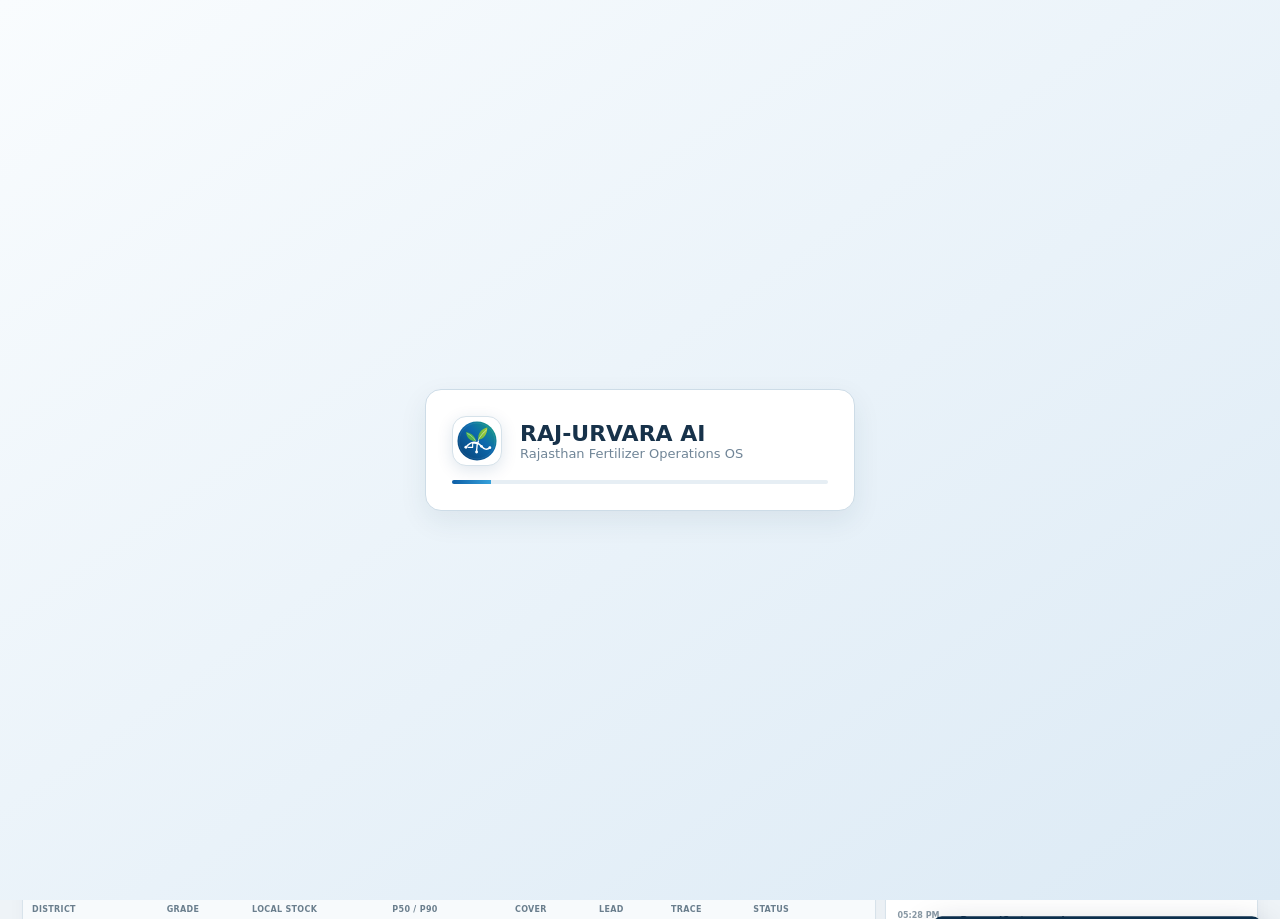
<file: index.html>
<!doctype html><html lang="en"><head><meta charset="utf-8"><meta name="viewport" content="width=device-width,initial-scale=1"><meta name="theme-color" content="#073e72"><link rel="icon" href="/favicon.svg" type="image/svg+xml" sizes="any"><link rel="manifest" href="/dashboard/assets/site.webmanifest"><meta http-equiv="refresh" content="0;url=dashboard/"><title>RAJ-URVARA AI · Rajasthan Fertilizer Operations OS</title></head><body><p>Opening <a href="dashboard/">RAJ-URVARA AI · Rajasthan Fertilizer Operations OS</a>…</p></body></html>
</file>
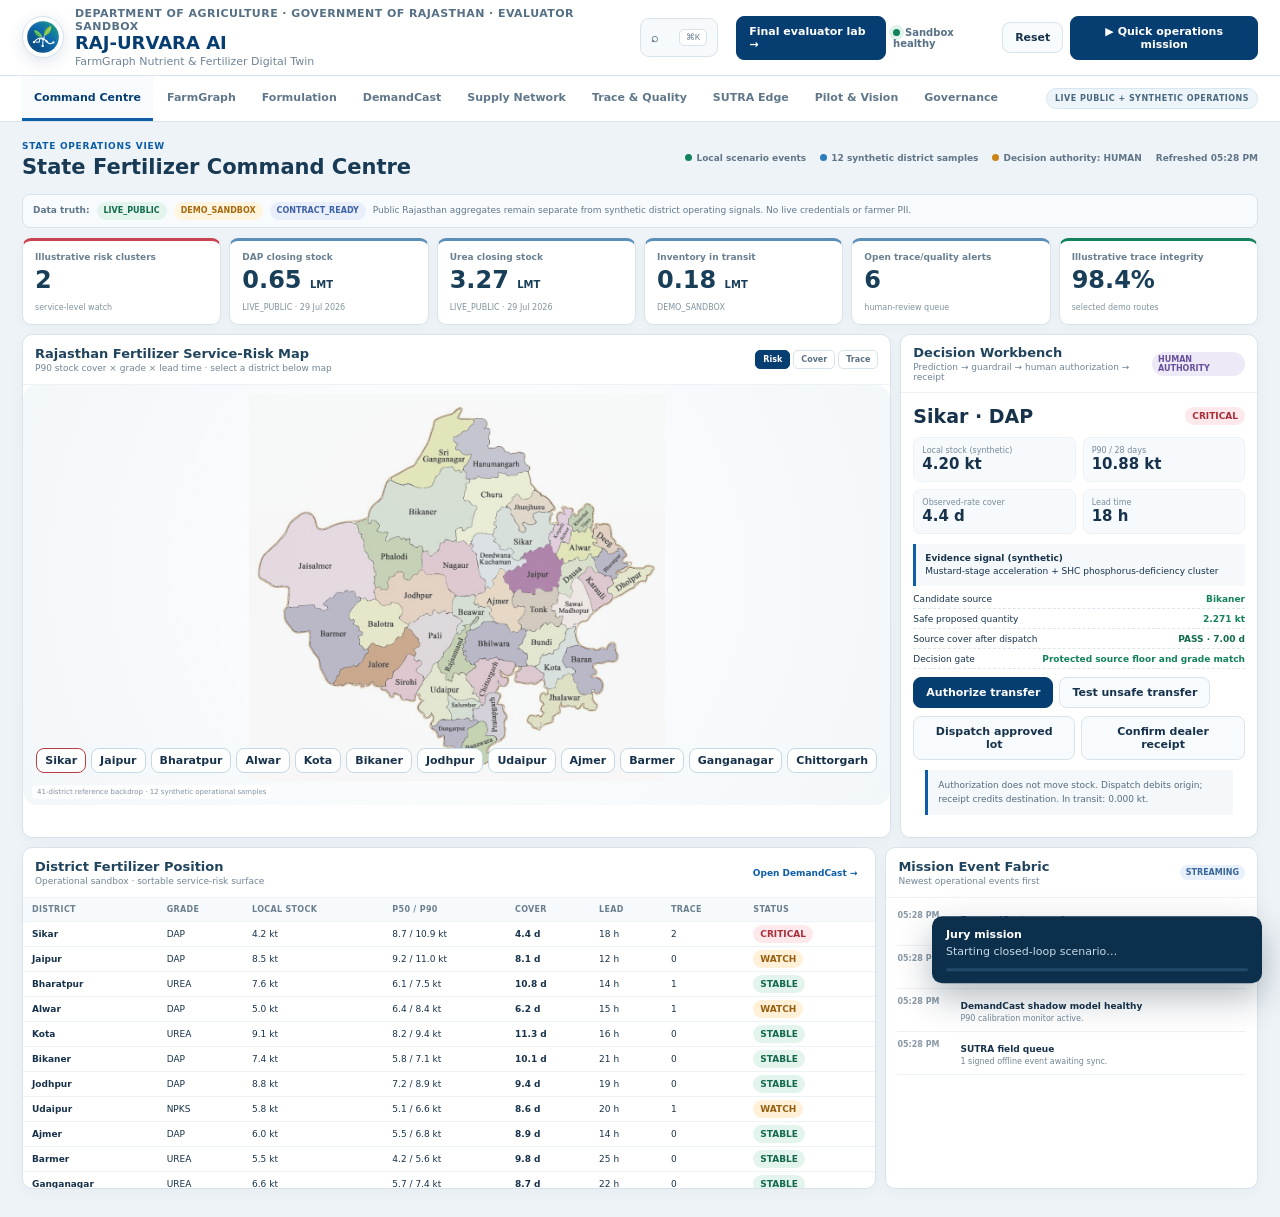
<file: dashboard/index.html>
<!doctype html>
<html lang="en"><head><meta charset="utf-8"><meta name="viewport" content="width=device-width,initial-scale=1"><meta name="theme-color" content="#073e72"><title>RAJ-URVARA AI | Rajasthan Fertilizer Operations OS</title><link rel="stylesheet" href="styles.css"></head>
<body>
<div id="boot"><div class="boot-card"><div class="mark">RU</div><div><b>RAJ-URVARA AI</b><span>Rajasthan Fertilizer Operations OS</span></div><div class="bootbar"><i></i></div></div></div>
<header class="topbar">
 <div class="identity"><div class="crest">R</div><div><small>DEPARTMENT OF AGRICULTURE · GOVERNMENT OF RAJASTHAN · EVALUATOR SANDBOX</small><strong>RAJ-URVARA AI</strong><span>FarmGraph Nutrient & Fertilizer Digital Twin</span></div></div>
 <div class="search"><span>⌕</span><input id="search" placeholder="Search district, plot ref, lot, transfer…"><kbd>⌘K</kbd></div>
 <div class="top-actions"><a href="/dashboard/jury" class="btn primary" style="text-decoration:none">Final evaluator lab →</a><span class="healthy"><i></i>Sandbox healthy</span><button class="btn ghost" id="reset">Reset</button><button class="btn primary" id="jury">▶ Quick operations mission</button></div>
</header>
<nav class="workspaces" id="nav">
 <button class="active" data-page="mission">Command Centre</button><button data-page="farmgraph">FarmGraph</button><button data-page="formulation">Formulation</button><button data-page="demand">DemandCast</button><button data-page="supply">Supply Network</button><button data-page="trace">Trace & Quality</button><button data-page="sutra">SUTRA Edge</button><button data-page="pilot">Pilot & Vision</button><button data-page="governance">Governance</button>
 <div class="nav-fill"></div><span class="truth-pill">LIVE PUBLIC + SYNTHETIC OPERATIONS</span>
</nav>
<main>
 <div class="page-head"><div><small>STATE OPERATIONS VIEW</small><h1 id="pageTitle">State Fertilizer Command Centre</h1></div><div class="statusline"><span><i class="dot green"></i>Local scenario events</span><span><i class="dot blue"></i>12 synthetic district samples</span><span><i class="dot amber"></i>Decision authority: HUMAN</span><span id="clock"></span></div></div>
 <div class="truthbar"><b>Data truth:</b><span class="tag live">LIVE_PUBLIC</span><span class="tag demo">DEMO_SANDBOX</span><span class="tag contract">CONTRACT_READY</span><span>Public Rajasthan aggregates remain separate from synthetic district operating signals. No live credentials or farmer PII.</span></div>

<section class="page active" id="mission">
 <div class="kpis"><article class="kpi critical"><small>Illustrative risk clusters</small><b id="kCritical">2</b><span>service-level watch</span></article><article class="kpi"><small>DAP closing stock</small><b>0.65 <em>LMT</em></b><span>LIVE_PUBLIC · 29 Jul 2026</span></article><article class="kpi"><small>Urea closing stock</small><b>3.27 <em>LMT</em></b><span>LIVE_PUBLIC · 29 Jul 2026</span></article><article class="kpi"><small>Inventory in transit</small><b id="kTransit">0.18 <em>LMT</em></b><span>DEMO_SANDBOX</span></article><article class="kpi"><small>Open trace/quality alerts</small><b id="kAlerts">6</b><span>human-review queue</span></article><article class="kpi good"><small>Illustrative trace integrity</small><b id="kIntegrity">98.4%</b><span>selected demo routes</span></article></div>
 <div class="mission-grid">
  <article class="panel map-panel"><header><div><h2>Rajasthan Fertilizer Service-Risk Map</h2><small>P90 stock cover × grade × lead time · select a district below map</small></div><div class="seg" id="mapMode"><button class="active" data-mode="risk">Risk</button><button data-mode="cover">Cover</button><button data-mode="trace">Trace</button></div></header><div class="map-stage"><div class="map-img"></div><div id="hotspots"></div><div class="map-note">41-district reference backdrop · 12 synthetic operational samples</div></div>
  </article>
  <article class="panel workbench"><header><div><h2>Decision Workbench</h2><small>Prediction → guardrail → human authorization → receipt</small></div><span class="badge human">HUMAN AUTHORITY</span></header><div id="workbench"></div></article>
 </div>
 <div class="lower-grid"><article class="panel"><header><div><h2>District Fertilizer Position</h2><small>Operational sandbox · sortable service-risk surface</small></div><button class="link" data-goto="demand">Open DemandCast →</button></header><div class="table-scroll"><table><thead><tr><th>District</th><th>Grade</th><th>Local stock</th><th>P50 / P90</th><th>Cover</th><th>Lead</th><th>Trace</th><th>Status</th></tr></thead><tbody id="districtRows"></tbody></table></div></article><article class="panel"><header><div><h2>Mission Event Fabric</h2><small>Newest operational events first</small></div><span class="badge stream">STREAMING</span></header><div class="feed" id="feed"></div></article></div>
</section>

<section class="page" id="farmgraph"><div class="split"><article class="panel"><header><div><h2>FarmGraph Evidence Twin</h2><small>Temporal evidence substrate — not another farmer master database</small></div><button class="btn ghost" id="stress">Inject weather stress</button></header><div class="graph" id="graph"><div class="edge e1"></div><div class="edge e2"></div><div class="edge e3"></div><div class="edge e4"></div><button class="node n1" data-node="Farmer"><b>Farmer Ref</b><span>FR-RJ-2048-0194</span></button><button class="node n2" data-node="Plot"><b>Plot / Khasra</b><span>PL-SK-2207</span></button><button class="node n3" data-node="Crop"><b>Crop Cycle</b><span>Mustard · vegetative</span></button><button class="node n4" data-node="Soil"><b>Soil / SHC</b><span>12 params · fresh</span></button><button class="node n5" data-node="Weather"><b>Weather</b><span id="weatherNode">normal</span></button><button class="node n6" data-node="Nutrient"><b>Nutrient Decision</b><span>RULE-RJ-17</span></button><button class="node n7" data-node="Demand"><b>DemandCast</b><span id="demandNode">P90 10.9 kt</span></button><button class="node n8" data-node="Stock"><b>Stock State</b><span>cover 4.4 d</span></button><button class="node n9" data-node="Trace"><b>Lot / Trace</b><span>DAP-RJ-26-1842</span></button></div></article><article class="panel"><header><div><h2>Evidence Inspector</h2><small>Source, freshness, version and authority are first-class</small></div></header><div id="inspector" class="inspector"><div class="empty">Select a FarmGraph node.</div></div><div class="callout"><b>FarmGraph safety:</b> authoritative systems remain authoritative. RAJ-URVARA stores references, approved cache and derived lineage — not a shadow identity master.</div></article></div><div class="panel mt"><header><div><h2>Why FarmGraph changes fertilizer planning</h2><small>One evidence path can drive multiple bounded services</small></div></header><div class="cap-grid"><div><b>Formulation</b><span>SHC freshness + crop stage + approved agronomy rule</span></div><div><b>Forecast</b><span>soil/crop/weather features with exact source time</span></div><div><b>Allocation</b><span>demand uncertainty + stock + lead-time constraints</span></div><div><b>Trace</b><span>decision → movement → lot → field acknowledgement</span></div><div><b>Learning</b><span>outcomes become next-season features only after governance</span></div></div></div></section>

<section class="page" id="formulation"><div class="split"><article class="panel"><header><div><h2>Soil Health Context</h2><small>12-parameter sandbox · freshness-aware source discipline</small></div><span class="tag demo">DEMO_RECORD</span></header><div class="soil-grid" id="soilGrid"></div><div class="form-row"><label>Crop<select id="crop"><option>Mustard</option><option>Wheat</option><option>Bajra</option><option>Guar</option></select></label><label>Stage<select id="stage"><option>Vegetative</option><option>Pre-sowing</option><option>Flowering</option></select></label><label>SHC age<select id="shcAge"><option value="fresh">8 months · fresh</option><option value="stale">31 months · stale</option></select></label></div><button class="btn primary full" id="formulate">Run governed formulation path</button></article><article class="panel"><header><div><h2>UrvaraRX Decision Path</h2><small>Numeric agronomy comes from authorized deterministic tools</small></div><span class="badge safe">SLM CANNOT DOSE</span></header><div id="rx" class="rx"><div class="empty">Run the formulation path.</div></div></article></div><div class="panel mt"><div class="process"><div><b>Verified SHC</b><span>source + sample/test date</span></div><i>→</i><div><b>Authorized rule</b><span>State / SHC / STCR namespace</span></div><i>→</i><div><b>Crop-stage constraint</b><span>timing + 4R context</span></div><i>→</i><div><b>Permitted-product optimizer</b><span>policy + stock feasibility</span></div><i>→</i><div><b>RAJ-NUTRI</b><span>grounded multilingual explanation</span></div></div></div></section>

<section class="page" id="demand"><div class="split"><article class="panel"><header><div><h2>DemandCast Scenario Workbench</h2><small>District × grade × week illustrative scenarios</small></div><span class="tag demo">DEMO_SCENARIO</span></header><div class="form-row"><label>District<select id="fcDistrict"></select></label><label>Grade<select id="fcGrade"><option>DAP</option><option>UREA</option><option>NPKS</option><option>MOP</option></select></label></div><div class="slider"><label>Crop-area deviation <b id="areaOut">+0%</b></label><input id="area" type="range" min="-25" max="25" value="0"></div><div class="slider"><label>Rainfall anomaly <b id="rainOut">+0%</b></label><input id="rain" type="range" min="-40" max="40" value="0"></div><div class="slider"><label>Sales velocity <b id="salesOut">+0%</b></label><input id="sales" type="range" min="-20" max="40" value="0"></div><button class="btn primary full" id="forecast">Recompute P10/P50/P90</button></article><article class="panel"><header><div><h2>Forecast Envelope</h2><small>Uncertainty visible instead of hidden</small></div><span class="badge safe">SCENARIO ONLY</span></header><div class="quant" id="quant"></div><svg id="chart" viewBox="0 0 600 220"></svg><div id="forecastWhy" class="callout"></div></article></div><div class="gate-grid mt"><div><b>Rolling-origin validation</b><span>prevents future leakage</span></div><div><b>District holdout</b><span>tests spatial robustness</span></div><div><b>P90 calibration</b><span>85–95% pilot target band</span></div><div><b>Stock-out censoring</b><span>zero sales ≠ zero latent demand</span></div><div><b>Model registry</b><span>accepted version + rollback</span></div></div></section>

<section class="page" id="supply"><article class="panel"><header><div><h2>StockPulse + FlowOpt Supply Network</h2><small>Physical/digital reconciliation and fairness-constrained movement</small></div><button class="btn ghost" id="gps">Simulate GPS deviation</button></header><div class="supply-lane"><div><span>Manufacturer / Railhead</span><b>0.42 LMT</b><em>dispatch verified</em></div><i>→</i><div><span>Regional Warehouse</span><b>0.31 LMT</b><em>digital = physical</em></div><i>→</i><div><span>In Transit</span><b id="transit">0.18 LMT</b><em id="gpsText">route normal</em></div><i>→</i><div><span>Dealer Network</span><b>0.21 LMT</b><em>receipt lag 1.3 h</em></div><i>→</i><div><span>Retail Reference</span><b>FFS / PoS</b><em>CONTRACT_READY</em></div></div></article><div class="split mt"><article class="panel"><header><div><h2>Warehouse Reconciliation</h2><small>Selected demo nodes</small></div></header><div class="table-scroll"><table><thead><tr><th>Node</th><th>Grade</th><th>Digital</th><th>Physical</th><th>Variance</th><th>Cover</th><th>Status</th></tr></thead><tbody id="warehouseRows"></tbody></table></div></article><article class="panel"><header><div><h2>Transfer Queue</h2><small>Every consequential move requires officer authorization</small></div></header><div id="transferQueue" class="queue"></div></article></div></section>

<section class="page" id="trace"><div class="split"><article class="panel"><header><div><h2>TraceGraph Custody Explorer</h2><small>Event-first, tamper-evident, PII off-ledger</small></div><button class="btn danger" id="tamper">Simulate tamper</button></header><div id="timeline" class="timeline"></div></article><article class="panel"><header><div><h2>Leakage + Quality Sentinel</h2><small>Explainable human-review prioritization only</small></div><span class="badge safe" id="sentinelBadge">MONITOR</span></header><div class="form-row"><label>Volume<select id="sv"><option value="0">Normal</option><option value="30">High deviation</option></select></label><label>Route<select id="sr"><option value="0">Expected</option><option value="28">Deviation</option></select></label></div><div class="form-row"><label>Stock match<select id="ss"><option value="0">Matched</option><option value="25">Mismatch</option></select></label><label>Repeat pattern<select id="sp"><option value="0">Normal</option><option value="22">Elevated</option></select></label></div><button class="btn primary full" id="score">Score review priority</button><div id="sentinelOut" class="callout"><b>Guardrail:</b> no auto-denial, accusation, certification or enforcement.</div></article></div></section>

<section class="page" id="sutra"><article class="panel"><header><div><h2>SUTRA-ID Edge · Assisted Fertilizer Workflow</h2><small>Optional offline field channel; web/mobile remain primary</small></div><span class="badge warn" id="net">OFFLINE</span></header><div class="sutra-wrap"><div class="device"><div class="device-top"><b>SUTRA-ID EDGE</b><span id="queue">1 queued</span></div><div class="voice">“मेरी सरसों की फसल के लिए मिट्टी रिपोर्ट के हिसाब से क्या करना है?”</div><div class="device-card"><b>Simulated local receipt</b><span>EVT-SUTRA-74291</span><span>FarmGraph FG-41/SK-2207</span><strong id="receiptState">QUEUED_OFFLINE</strong></div></div><div class="steps" id="sutraSteps"><div class="active"><b>Speak / scan</b><span>voice + SHC/lot evidence</span></div><div><b>Governed tool call</b><span>deterministic nutrient service</span></div><div><b>Human confirmation</b><span>before consequential action</span></div><div><b>Simulated local event</b><span>idempotent offline queue</span></div><div class="sutra-actions"><button class="btn ghost" id="nextSutra">Advance flow</button><button class="btn primary" id="sync">Reconnect & sync</button><button class="btn ghost" id="retry">Retry same event</button></div><div class="callout" id="syncMsg">Browser-local simulation; production sync requires authorized backend.</div></div></div></article></section>

<section class="page" id="pilot"><div class="split"><article class="panel"><header><div><h2>90-Day Evidence-Producing Pilot</h2><small>Shadow first · controlled action second · scale after evidence</small></div><span class="badge human">₹79.50 LAKH</span></header><div class="phases"><div><b>Discover</b><span>Days 0–15</span><p>contracts · baseline · security · 3 pilot archetypes</p></div><div><b>Shadow</b><span>Days 16–35</span><p>FarmGraph · DemandCast · UrvaraRX · no AI movement authority</p></div><div><b>Controlled</b><span>Days 36–65</span><p>human FlowOpt · selected trace/GPS · SUTRA points</p></div><div><b>UAT & handover</b><span>Days 66–90</span><p>validation · training · runbooks · scale/no-scale</p></div></div></article><article class="panel"><header><div><h2>Falsifiable Impact Contract</h2><small>Proposed targets — not achieved claims</small></div></header><div class="impact"><div><b>≥10%</b><span>relative WAPE improvement</span></div><div><b>85–95%</b><span>P90 empirical coverage</span></div><div><b>≥24h</b><span>selected warning lead</span></div><div><b>≥95%</b><span>required custody events</span></div><div><b>0</b><span>duplicate SUTRA events</span></div><div><b>100%</b><span>receipt-linked decisions</span></div></div></article></div><article class="panel mt"><header><div><h2>Vision 2030 · Rajasthan Agricultural Input Intelligence Rail</h2><small>Fertilizer is the wedge; reusable decision infrastructure is the strategic asset</small></div></header><div class="vision"><div><span>2026</span><b>Smart Fertilizer Pilot</b><p>evidence loop + measurable Department gates</p></div><i>→</i><div><span>2027</span><b>Input Trust Rail</b><p>selected micronutrients, bio-inputs and inventory workflows</p></div><i>→</i><div><span>2028</span><b>Predictive Agri Logistics</b><p>cross-season service-level orchestration</p></div><i>→</i><div><span>2029–30</span><b>Agricultural Digital Twin</b><p>federated input/outcome intelligence</p></div></div></article></section>

<section class="page" id="governance"><div class="split"><article class="panel"><header><div><h2>Model Registry & Release Gates</h2><small>Human-governed promotion and rollback</small></div></header><div class="table-scroll"><table><thead><tr><th>Component</th><th>Candidate</th><th>Release gate</th><th>State</th></tr></thead><tbody><tr><td>DemandCast</td><td>v0.8</td><td>WAPE + bias + P90 + district holdout</td><td><span class="badge warn">SHADOW</span></td></tr><tr><td>RAJ-NUTRI</td><td>SLM v0.5</td><td>grounding + tool exactness + zero unsupported dose</td><td><span class="badge stream">SANDBOX</span></td></tr><tr><td>Leakage Sentinel</td><td>v0.4</td><td>explainability + false-positive review</td><td><span class="badge stream">SANDBOX</span></td></tr><tr><td>TraceGraph</td><td>schema v1</td><td>chain integrity + PII exclusion</td><td><span class="badge safe">LOCAL PROOF</span></td></tr></tbody></table></div><div class="callout"><b>Authority boundary:</b> models explain, forecast and recommend. Deterministic agronomy, constrained optimization and authorized officials retain consequential authority.</div></article><article class="panel"><header><div><h2>Integration Truth Registry</h2><small>No connector is called live unless it is authorized</small></div></header><div id="registry" class="registry"></div></article></div><article class="panel mt"><header><div><h2>Why this can ship in 90 days</h2><small>Progressive integration, not a disguised statewide rebuild</small></div></header><div class="gate-grid"><div><b>Reuse rails</b><span>iFMS/DBT, FFS, SHC, AgriStack, weather, approved State APIs</span></div><div><b>Shadow first</b><span>model value proven before controlled recommendations</span></div><div><b>Tier physical evidence</b><span>QR/mobile → selected GPS → trackers only where justified</span></div><div><b>Handover-ready</b><span>adapters, model cards, runbooks, receipts and acceptance gates</span></div></div></article></section>
</main>
<div id="modal" class="modal"><div class="modal-box"><header><b id="modalTitle">Decision Receipt</b><button class="btn ghost" id="close">Close</button></header><div id="modalBody"></div></div></div>
<div id="demoDock" class="demo-dock"><b id="demoStage">Jury mission</b><span id="demoCopy">Starting closed-loop scenario…</span><div><i id="demoProgress"></i></div></div>
<script src="app.js"></script></body></html>
</file>
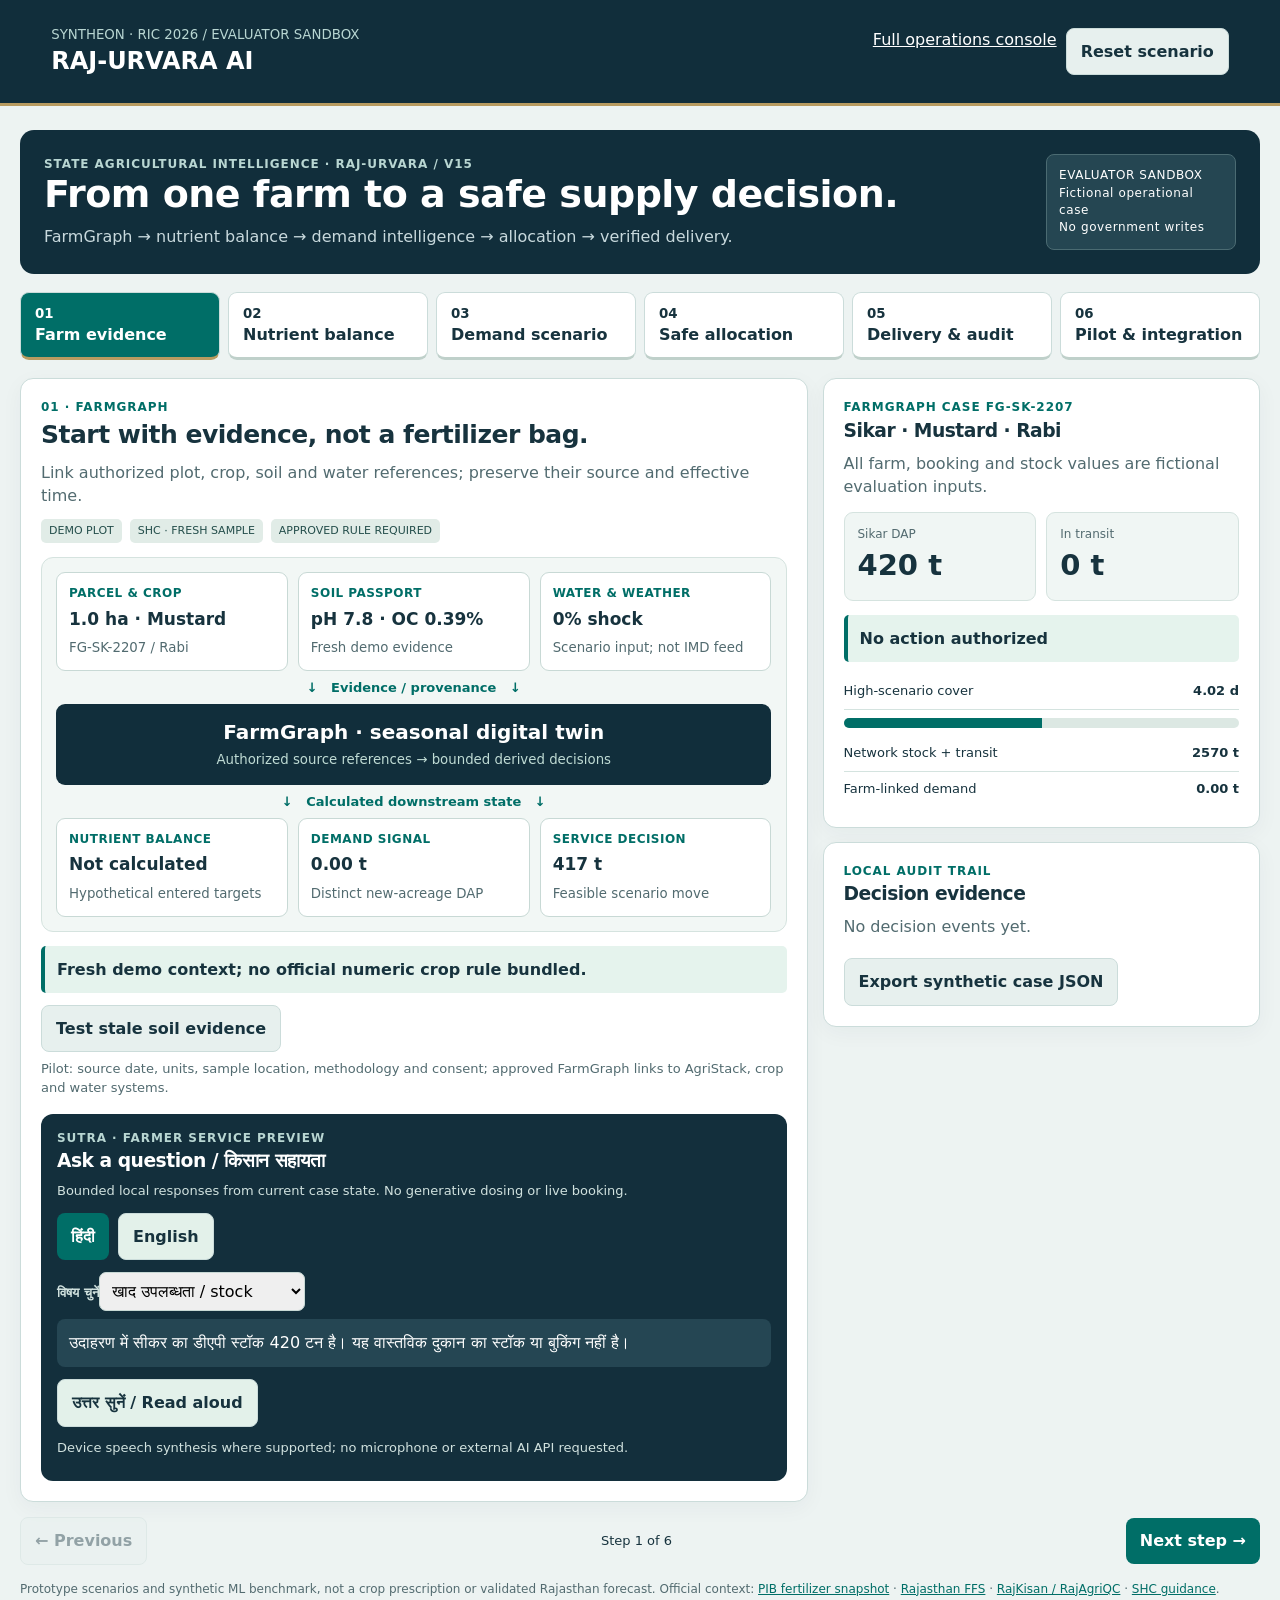
<file: dashboard/jury.html>
<!doctype html><html lang="en"><head><meta charset="utf-8"><meta name="viewport" content="width=device-width,initial-scale=1"><title>RAJ-URVARA | Decision Lab</title><style>
*{box-sizing:border-box}body{margin:0;background:#edf3f2;color:#17333e;font:16px/1.45 system-ui,sans-serif}header{background:#112e3b;color:white;padding:16px 4%;display:flex;align-items:center;justify-content:space-between;gap:14px;flex-wrap:wrap}header strong{font-size:24px}header small{display:block;color:#b8d6d2}header a{color:white}main{max-width:1320px;margin:auto;padding:24px 20px}h1,h2,h3{margin:0;letter-spacing:-.5px}h1{font-size:clamp(25px,3vw,38px)}h2{font-size:25px}p{color:#526b70;margin:8px 0}.meta{font-size:12px;color:#006e67;font-weight:800;letter-spacing:.08em;text-transform:uppercase}.nav{display:grid;grid-template-columns:repeat(6,1fr);gap:8px;margin:18px 0}.nav button{text-align:left;background:white;color:#17333e;border:1px solid #cbdcda;min-height:64px}.nav button[aria-current=step]{background:#006e67;color:white}.nav small{display:block}.layout{display:grid;grid-template-columns:1.8fr 1fr;gap:15px}.card{background:white;border:1px solid #cbdcda;border-radius:13px;padding:20px;min-width:0;box-shadow:0 4px 14px #17333e09}.grid,.fields{display:grid;grid-template-columns:repeat(3,minmax(0,1fr));gap:10px;margin:14px 0}.tile{padding:13px;background:#f0f6f4;border:1px solid #d5e3df;border-radius:9px;min-width:0}.tile span{display:block;font-size:12px;color:#536b70}.tile strong{display:block;font-size:clamp(18px,2.6vw,29px);line-height:1.15;margin:5px 0;overflow-wrap:anywhere}.tile small{color:#536b70}.status{padding:12px;margin:12px 0;background:#e5f3ed;border-left:4px solid #006e67;border-radius:5px;font-weight:650}.hold{background:#ffefec;border-color:#a63a35;color:#922c25}.note{background:#f6f2e6;border-color:#b48a3a;color:#6a562b}button{padding:11px 14px;border:0;border-radius:8px;background:#006e67;color:white;font:inherit;font-weight:750;cursor:pointer}button.secondary{background:#e7f0ee;color:#17333e;border:1px solid #cbdcda}button:disabled{opacity:.42;cursor:not-allowed}button:focus-visible,input:focus-visible,a:focus-visible{outline:3px solid #bd944d;outline-offset:3px}.row{display:flex;flex-wrap:wrap;gap:9px;margin:12px 0}label{font-size:13px;font-weight:700;color:#536b70}input{width:100%;padding:9px;font:inherit;margin-top:4px;border:1px solid #a8c0bd;border-radius:7px}input[type=range]{padding:0;accent-color:#006e67}table{width:100%;border-collapse:collapse;font-size:14px}td,th{padding:10px 5px;border-bottom:1px solid #dbe5e4;text-align:left}th{color:#536b70;font-size:12px}.events{max-height:280px;overflow:auto}.event{font-size:13px;padding:9px 0;border-bottom:1px solid #dbe5e4}.event b{display:block}aside .card{margin-bottom:14px}.small{font-size:13px}.foot{display:flex;justify-content:space-between;align-items:center;gap:10px;margin-top:15px;flex-wrap:wrap}footer{font-size:12px;color:#536b70;margin-top:16px}footer a{color:#006e67}svg{width:100%;height:auto;display:block}@media(max-width:800px){.layout{grid-template-columns:1fr}.nav{grid-template-columns:repeat(3,1fr)}.grid,.fields{grid-template-columns:repeat(2,1fr)}main{padding:15px 12px}.card{padding:15px}}@media(max-width:430px){.nav{grid-template-columns:repeat(2,1fr)}.fields{grid-template-columns:1fr}} 

header{border-bottom:3px solid #b89b60}main{max-width:1480px}.hero15{background:#112e3b;color:white;padding:24px;border-radius:14px;margin-bottom:16px;display:grid;grid-template-columns:1fr auto;align-items:center;gap:16px}.hero15 .meta{color:#b8d6d2}.hero15 p{color:#c8d9dd;margin-bottom:0}.hero15 h1{font-size:clamp(26px,3vw,38px);line-height:1.15}.hero-badge{font-size:12px;letter-spacing:.05em;background:#254652;border:1px solid #4b6b72;padding:12px;border-radius:8px;max-width:190px}.nav button{min-height:66px;border-radius:9px;border-bottom:3px solid #bfd0ca}.nav button[aria-current=step]{border-bottom-color:#b89b60}.card{box-shadow:0 6px 22px #17333e0b}.tile strong{font-variant-numeric:tabular-nums}.graph15{display:grid;grid-template-columns:1fr 1fr 1fr;gap:10px;padding:14px;background:#f2f7f5;border:1px solid #d5e3df;border-radius:12px;margin:14px 0;position:relative}.node15{background:white;border:1px solid #c8d9d5;padding:12px;border-radius:9px;min-width:0;overflow-wrap:anywhere}.node15 b{display:block;color:#006e67;font-size:12px;text-transform:uppercase;letter-spacing:.04em}.node15 strong{display:block;font-size:17px;margin:4px 0}.node15 small{color:#526b70}.graph-core{grid-column:1/-1;background:#112e3b;color:white;padding:14px;border-radius:9px;text-align:center}.graph-core small{color:#bfdbd4}.graph-core b{display:block;font-size:20px}.graph-arrow{grid-column:1/-1;text-align:center;line-height:1;color:#006e67;font-weight:800;font-size:13px}.module15{border:1px solid #c8d9d5;padding:15px;border-radius:10px;background:#f7faf9;margin:16px 0}.module15 h3{margin:0 0 5px}.metricline{display:flex;justify-content:space-between;gap:10px;border-bottom:1px solid #d4e3df;padding:8px 0;font-size:13px}.metricline:last-child{border:0}.metricline strong{font-variant-numeric:tabular-nums}.farmer15{background:#132f3c;color:#fff;border-radius:12px;padding:16px;margin-top:16px}.farmer15 p,.farmer15 label{color:#d0e1de}.farmer15 button.secondary{background:#e3f1ea}.farmer15 select{max-width:100%;font:inherit;padding:8px;border-radius:7px;border:1px solid #c8d9d5}.farmer15 .answer15{padding:12px;background:#254653;border-radius:8px;line-height:1.5;margin-top:8px}.tag15{display:inline-block;font-size:11px;font-weight:750;color:#006e67;letter-spacing:.035em;padding:4px 7px;border-radius:6px;background:#dfeee8}.stockbar{height:10px;border-radius:6px;background:#dce8e3;overflow:hidden;margin:8px 0}.stockbar i{display:block;height:100%;background:#006e67}.source15{display:flex;gap:8px;flex-wrap:wrap;margin:12px 0}.source15 span{font-size:11px;border-radius:5px;padding:4px 8px;background:#e1ece7;color:#244e4b}.modelchart{border:1px solid #d4e2de;border-radius:9px;padding:8px;background:white}.legend15{display:flex;gap:14px;flex-wrap:wrap;font-size:12px;color:#526b70}.legend15 i{display:inline-block;width:12px;height:3px;margin-right:5px;vertical-align:middle}.kpi15{font-size:12px;font-weight:700;color:#526b70;margin-top:5px}@media(max-width:800px){.hero15{grid-template-columns:1fr;padding:18px}.hero-badge{max-width:100%}.graph15{grid-template-columns:1fr 1fr}.node15:last-child{grid-column:1/-1}}@media(max-width:430px){.graph15{grid-template-columns:1fr}.hero15 h1{font-size:27px}.nav button{font-size:14px}.tile strong{font-size:21px}.card{padding:14px}} 
</style></head><body><header><div><small>SYNTHEON · RIC 2026 / EVALUATOR SANDBOX</small><strong>RAJ-URVARA AI</strong></div><div class="row"><a href="/dashboard/index.html">Full operations console</a><button id="reset" class="secondary">Reset scenario</button></div></header><main><div class="hero15"><div><div class="meta">State agricultural intelligence · RAJ-URVARA / V15</div><h1>From one farm to a safe supply decision.</h1><p>FarmGraph → nutrient balance → demand intelligence → allocation → verified delivery.</p></div><div class="hero-badge">EVALUATOR SANDBOX<br>Fictional operational case<br>No government writes</div></div><nav id="nav" class="nav"></nav><div class="layout"><section id="screen" class="card" aria-live="polite"></section><aside><div class="card"><div class="meta">FarmGraph case FG-SK-2207</div><h3>Sikar · Mustard · Rabi</h3><p>All farm, booking and stock values are fictional evaluation inputs.</p><div class="grid" style="grid-template-columns:1fr 1fr"><div class="tile"><span>Sikar DAP</span><strong id="stock"></strong></div><div class="tile"><span>In transit</span><strong id="transit"></strong></div></div><div class="status" id="state"></div><div id="liveMetrics"></div></div><div class="card"><div class="meta">Local audit trail</div><h3>Decision evidence</h3><div class="events" id="events"></div><button class="secondary" id="export" style="margin-top:12px">Export synthetic case JSON</button></div></aside></div><div class="foot"><button id="back" class="secondary">← Previous</button><span id="progress" class="small"></span><button id="next">Next step →</button></div><footer>Prototype scenarios and synthetic ML benchmark, not a crop prescription or validated Rajasthan forecast. Official context: <a href="https://www.pib.gov.in/PressReleasePage.aspx?PRID=2294272">PIB fertilizer snapshot</a> · <a href="https://lsg.rajasthan.gov.in/press-release/945/249942">Rajasthan FFS</a> · <a href="https://sectors.rajasthan.gov.in/pages/department-page/1564">RajKisan / RajAgriQC</a> · <a href="https://soilhealth.dac.gov.in/files/SHC_API_Integration_Guidelines.pdf">SHC guidance</a>.</footer></main><script>
'use strict';
const $=id=>document.getElementById(id),r=v=>Math.round(v*1000)/1000,fmt=(v,n=1)=>Number(v).toFixed(n),names=['Farm evidence','Nutrient balance','Demand scenario','Safe allocation','Delivery & audit','Pilot & integration'],key='urvara-lab-v15';
const init=()=>({step:0,stale:false,area:1,n:60,p:40,k:20,form:null,shock:0,booking:100,newHectares:0,stocks:{Sikar:420,Jaipur:1200,Bikaner:950},transit:0,t:null,hold:false,queue:false,accepted:false,events:[],gps:null,seal:null,integrity:null,model:false,lang:'hi',intent:'stock',inbound:0});
let s=init();try{const o=JSON.parse(localStorage.getItem(key));if(o&&o.stocks&&Array.isArray(o.events))s=o}catch{}
function save(){try{localStorage.setItem(key,JSON.stringify(s))}catch{}}
function log(title,detail){s.events.unshift({title,detail,at:new Date().toISOString()});save()}
function blend(a,n,p,k,stale){if(stale||![a,n,p,k].every(Number.isFinite)||a<=0||a>100||[n,p,k].some(x=>x<0||x>300))return {ok:false,why:'Stale or invalid inputs. Obtain approved nutrient targets.'};const dap=p/.46,rest=n-dap*.18;if(rest<0)return {ok:false,why:'DAP would exceed N target. An approved alternative P source is required.'};return {ok:true,dap:r(dap*a),urea:r(rest/.46*a),mop:r(k/.60*a),n:r(n*a),p:r(p*a),k:r(k*a)}}
function forecast(shock,booking,farmTonnes=0){const mid=1120*(1+shock/100)+booking+farmTonnes;return {lo:r(mid*.85),mid:r(mid),hi:r(mid*1.2)}}
function plan(stocks,shock,booking,farmTonnes=0){const f=forecast(shock,booking,farmTonnes),rate=f.hi/14,need=Math.max(0,Math.ceil(rate*8-stocks.Sikar));let left=need;const legs=[];for(const d of [{name:'Jaipur',rate:115},{name:'Bikaner',rate:95}].sort((a,b)=>(stocks[b.name]-b.rate*7)-(stocks[a.name]-a.rate*7))){const q=Math.min(left,Math.max(0,Math.floor(stocks[d.name]-d.rate*7)));if(q>0){legs.push({...d,q,after:(stocks[d.name]-q)/d.rate});left-=q}}return {f,rate,need,legs,qty:need-left,unserved:left}}
function farmTonnes(){return s.form?.ok&&!s.stale?r(s.form.dap/s.area*s.newHectares/1000):0}
async function hashText(t){const b=await crypto.subtle.digest('SHA-256',new TextEncoder().encode(t));return [...new Uint8Array(b)].map(x=>x.toString(16).padStart(2,'0')).join('')}
async function makeChain(events){let prev='GENESIS',out=[];for(const e of [...events].reverse()){const payload={title:e.title,detail:e.detail,at:e.at};const digest=await hashText(JSON.stringify({prev,payload}));out.push({prev,payload,digest});prev=digest}return out}
async function verifyChain(chain){let prev='GENESIS';for(const e of chain){if(e.prev!==prev||e.digest!==await hashText(JSON.stringify({prev,payload:e.payload})))return false;prev=e.digest}return true}
function routeDistance(x,y){const t=Math.max(0,Math.min(1,x/20));return Math.hypot(x-20*t,y)}
function total(){return Object.values(s.stocks).reduce((a,b)=>a+b,0)+s.transit}
function approve(){if(s.t)return;const p=plan(s.stocks,s.shock,s.booking,farmTonnes());if(!p.qty)return;s.t={id:'URVARA-DEMO-001',state:'AUTHORIZED',legs:p.legs,qty:p.qty,need:p.need,unserved:p.unserved,initial:total()};log('Authorized','Human approval; inventory unchanged. '+p.qty+' t.');render()}
function dispatch(){const t=s.t;if(!t||t.state!=='AUTHORIZED'||t.legs.some(l=>s.stocks[l.name]-l.q<l.rate*7))return;t.legs.forEach(l=>s.stocks[l.name]-=l.q);s.transit+=t.qty;t.state='IN_TRANSIT';log('Dispatched','Origin stock debited; transit credited.');render()}
function receive(){const t=s.t;if(!t||t.state!=='IN_TRANSIT'||s.hold||s.transit!==t.qty)return;s.stocks.Sikar+=t.qty;s.transit-=t.qty;t.state='RECEIVED';log('Received','Destination credited once; stock conserved.');render()}
function enqueue(){if(s.t?.state!=='RECEIVED'||s.queue)return;s.queue=true;log('Queued offline','Local persisted event FFS-DEMO-001.');render()}
function sync(){if(!s.queue)return;if(s.accepted)log('Duplicate suppressed','Same event ID; no stock change.');else{s.accepted=true;log('Local acknowledgement','Simulated reconnect; no server transaction.')}render()}
const tile=(k,v,d='')=>'<div class="tile"><span>'+k+'</span><strong>'+v+'</strong><small>'+d+'</small></div>',btn=(id,label,disabled=false,secondary=false)=>'<button id="'+id+'" '+(disabled?'disabled ':'')+(secondary?'class="secondary"':'')+'>'+label+'</button>',status=(t,c='')=>'<div class="status '+c+'">'+t+'</div>',grid=a=>'<div class="grid">'+a.join('')+'</div>';

function sampleSeries(){let seed=1978;const rand=()=>{seed=(Math.imul(1664525,seed)+1013904223)>>>0;return seed/4294967296};let rows=[];for(let w=0;w<156;w++){const season=Math.sin(2*Math.PI*w/52),peak=Math.cos(2*Math.PI*w/52),area=.75+rand()*.55,rain=rand()*2-1,book=rand(),noise=(rand()-.5)*36;const latent=180+85*area+37*rain+66*book+72*season+20*peak+noise;const censored=w%11===0,actual=Math.max(5,latent);rows.push({w,features:[1,area,rain,book,season,peak],actual,sales:censored?actual*.52:actual,censored})}return rows}
function solveOLS(rows){const n=6,a=Array.from({length:n},()=>Array(n+1).fill(0));for(const v of rows.filter(v=>!v.censored)){for(let i=0;i<n;i++){for(let j=0;j<n;j++)a[i][j]+=v.features[i]*v.features[j];a[i][n]+=v.features[i]*v.sales}}for(let i=0;i<n;i++){let pivot=i;for(let j=i+1;j<n;j++)if(Math.abs(a[j][i])>Math.abs(a[pivot][i]))pivot=j;[a[i],a[pivot]]=[a[pivot],a[i]];const d=a[i][i];if(Math.abs(d)<1e-9)throw Error('Singular benchmark');for(let k=i;k<=n;k++)a[i][k]/=d;for(let j=0;j<n;j++){if(j===i)continue;const q=a[j][i];for(let k=i;k<=n;k++)a[j][k]-=q*a[i][k]}}return a.map(v=>v[n])}
function benchmark(){const rows=sampleSeries(),train=rows.slice(0,104),cal=rows.slice(104,130),test=rows.slice(130),coef=solveOLS(train),predict=v=>Math.max(0,v.features.reduce((a,x,i)=>a+x*coef[i],0));const residual=cal.map(v=>v.actual-predict(v)).sort((a,b)=>a-b),quant=q=>residual[Math.min(residual.length-1,Math.floor(q*residual.length))],lo=quant(.1),hi=quant(.9);let actual=[],pred=[],baseline=[],low=[],high=[];for(const v of test){actual.push(v.actual);pred.push(predict(v));baseline.push(rows[v.w-52].sales);low.push(Math.max(0,predict(v)+lo));high.push(predict(v)+hi)}const wape=x=>100*x.reduce((z,v,i)=>z+Math.abs(v-actual[i]),0)/actual.reduce((a,b)=>a+b,0);return {train:train.filter(v=>!v.censored).length,excluded:train.filter(v=>v.censored).length,cal:cal.length,test:test.length,coef,actual,pred,baseline,low,high,modelWape:wape(pred),baselineWape:wape(baseline),coverage:100*actual.filter((v,i)=>v>=low[i]&&v<=high[i]).length/actual.length,p90:100*actual.filter((v,i)=>v<=high[i]).length/actual.length}}
function modelView(){if(!s.model)return '<div class="module15"><span class="tag15">ML ENGINEERING PROOF · SYNTHETIC DATA</span><h3>Can we train and backtest a real forecasting model?</h3><p>Run a deterministic reproducible experiment on 156 fictional weekly records. Train on weeks 1–104, calibrate on 105–130, test on 131–156. This is separate from the allocation scenario.</p>'+btn('runModel','Train & backtest model')+'</div>';const b=benchmark(),all=[...b.actual,...b.pred,...b.baseline,...b.low,...b.high],max=Math.max(...all)*1.08,min=0,x=i=>30+i*440/25,y=v=>155-v/max*140,points=a=>a.map((v,i)=>x(i)+','+y(v)).join(' ');return '<div class="module15"><span class="tag15">REPRODUCIBLE SYNTHETIC ML · NOT FIELD ACCURACY</span><h3>Out-of-time holdout benchmark</h3><p>Ordinary least squares learns coefficients from crop-area, rainfall, bookings and seasonal features. Censored training rows excluded. Residual intervals calibrated separately.</p>'+grid([tile('Seasonal naïve',fmt(b.baselineWape,1)+'%','WAPE'),tile('Learned model',fmt(b.modelWape,1)+'%','WAPE'),tile('Upper coverage',fmt(b.p90,1)+'%','Synthetic P90 proxy')])+'<div class="modelchart"><svg viewBox="0 0 500 180" role="img" aria-label="Synthetic out-of-time forecast comparison"><line x1="30" y1="155" x2="470" y2="155" stroke="#b1c6bf"/><polygon points="'+points(b.high)+' '+points(b.low).split(' ').reverse().join(' ')+'" fill="#daeae3"/><polyline points="'+points(b.baseline)+'" stroke="#b58b49" stroke-width="1.8" fill="none"/><polyline points="'+points(b.pred)+'" stroke="#007d73" stroke-width="2.5" fill="none"/><polyline points="'+points(b.actual)+'" stroke="#16313d" stroke-width="2.2" fill="none"/><text x="30" y="172" font-size="10" fill="#526b70">Week 131</text><text x="425" y="172" font-size="10" fill="#526b70">156</text></svg><div class="legend15"><span><i style="background:#16313d"></i>Actual synthetic</span><span><i style="background:#007d73"></i>Learned</span><span><i style="background:#b58b49"></i>Seasonal baseline</span></div></div><div class="metricline"><span>Training / excluded stockouts</span><strong>'+b.train+' / '+b.excluded+'</strong></div><div class="metricline"><span>Calibration / untouched test</span><strong>'+b.cal+' / '+b.test+'</strong></div><div class="metricline"><span>Central interval coverage</span><strong>'+fmt(b.coverage,1)+'%</strong></div><p class="small">Generator uses the same feature family as the learner; easy synthetic signal is intentional. Results do not generalize to Rajasthan. Pilot requires approved district-grade time series, rolling-origin and geographic validation, comparison to existing planning, and calibrated quantile models.</p>'+btn('runModel','Re-run benchmark',false,true)+'</div>'}
function farmerAnswer(){const p=plan(s.stocks,s.shock,s.booking,farmTonnes()),hi=s.lang==='hi';if(s.intent==='soil')return hi?(s.stale?'मिट्टी की रिपोर्ट पुरानी है। नई जांच या कृषि अधिकारी की समीक्षा आवश्यक है।':'मिट्टी की रिपोर्ट का संदर्भ उपलब्ध है। वास्तविक खाद की मात्रा केवल अधिकृत कृषि नियम से तय होगी।'):(s.stale?'Soil report stale. Request retest or officer review.':'Soil context available. Real dose requires an approved agronomic rule.');if(s.intent==='receipt')return hi?(s.t?.state==='RECEIVED'?'नमूना प्राप्ति दर्ज है। यह सरकारी रसीद नहीं है।':'नमूना प्राप्ति अभी दर्ज नहीं हुई है।'):(s.t?.state==='RECEIVED'?'Synthetic receipt recorded. Not a government receipt.':'Synthetic delivery has not been received.');return hi?'उदाहरण में सीकर का डीएपी स्टॉक '+s.stocks.Sikar+' टन है। यह वास्तविक दुकान का स्टॉक या बुकिंग नहीं है।':'Demo Sikar DAP stock is '+s.stocks.Sikar+' t. This is not a real dealer stock or booking.'}
function farmerView(){return '<div class="farmer15"><div class="meta" style="color:#b8d6d2">SUTRA · farmer service preview</div><h3>Ask a question / किसान सहायता</h3><p class="small">Bounded local responses from current case state. No generative dosing or live booking.</p><div class="row"><button id="langHi" class="'+(s.lang==='hi'?'':'secondary')+'">हिंदी</button><button id="langEn" class="'+(s.lang==='en'?'':'secondary')+'">English</button></div><label for="intent15">'+(s.lang==='hi'?'विषय चुनें':'Choose question')+'</label><select id="intent15">'+[['stock','खाद उपलब्धता / stock'],['soil','मिट्टी रिपोर्ट / soil report'],['receipt','प्राप्ति / receipt']].map(([v,l])=>'<option value="'+v+'" '+(s.intent===v?'selected':'')+'>'+l+'</option>').join('')+'</select><div class="answer15" id="farmerAnswer">'+farmerAnswer()+'</div><div class="row">'+btn('speak15',s.lang==='hi'?'उत्तर सुनें / Read aloud':'Read aloud',false,true)+'</div><p id="speechState" class="small">Device speech synthesis where supported; no microphone or external AI API requested.</p></div>'}
function graphView(p){return '<div class="source15"><span>DEMO PLOT</span><span>SHC · '+(s.stale?'STALE':'FRESH SAMPLE')+'</span><span>APPROVED RULE REQUIRED</span></div><div class="graph15"><div class="node15"><b>Parcel & crop</b><strong>'+fmt(s.area,1)+' ha · Mustard</strong><small>FG-SK-2207 / Rabi</small></div><div class="node15"><b>Soil passport</b><strong>pH 7.8 · OC 0.39%</strong><small>'+ (s.stale?'Stale → stop':'Fresh demo evidence')+'</small></div><div class="node15"><b>Water & weather</b><strong>'+s.shock+'% shock</strong><small>Scenario input; not IMD feed</small></div><div class="graph-arrow">↓ &nbsp; Evidence / provenance &nbsp; ↓</div><div class="graph-core"><b>FarmGraph · seasonal digital twin</b><small>Authorized source references → bounded derived decisions</small></div><div class="graph-arrow">↓ &nbsp; Calculated downstream state &nbsp; ↓</div><div class="node15"><b>Nutrient balance</b><strong>'+(s.form?.ok?fmt(s.form.dap,2)+' kg DAP':'Not calculated')+'</strong><small>Hypothetical entered targets</small></div><div class="node15"><b>Demand signal</b><strong>'+fmt(farmTonnes(),2)+' t</strong><small>Distinct new-acreage DAP</small></div><div class="node15"><b>Service decision</b><strong>'+ (s.t?s.t.qty:p.qty)+' t</strong><small>'+ (s.t?'Authorized plan':'Feasible scenario move')+'</small></div></div>'}

function render(){const p=plan(s.stocks,s.shock,s.booking,farmTonnes()),f=p.f,t=s.t,lock=!!t;let h='';
$('nav').innerHTML=names.map((n,i)=>'<button data-step="'+i+'" '+(s.step===i?'aria-current="step"':'')+'><small>0'+(i+1)+'</small>'+n+'</button>').join('');$('nav').querySelectorAll('button').forEach(b=>b.onclick=()=>{s.step=+b.dataset.step;render()});$('liveMetrics').innerHTML='<div class="metricline"><span>High-scenario cover</span><strong>'+fmt(s.stocks.Sikar/p.rate,2)+' d</strong></div><div class="stockbar"><i style="width:'+Math.min(100,s.stocks.Sikar/p.rate/8*100)+'%"></i></div><div class="metricline"><span>Network stock + transit</span><strong>'+total()+' t</strong></div><div class="metricline"><span>Farm-linked demand</span><strong>'+fmt(farmTonnes(),2)+' t</strong></div>';$('stock').textContent=s.stocks.Sikar+' t';$('transit').textContent=s.transit+' t';$('state').textContent=t?t.state:'No action authorized';$('events').innerHTML=s.events.length?s.events.slice(0,14).map(e=>'<div class="event"><b>'+e.title+'</b>'+e.detail+'</div>').join(''):'<p>No decision events yet.</p>';$('progress').textContent='Step '+(s.step+1)+' of 6';$('back').disabled=!s.step;$('next').disabled=s.step===5;
if(s.step===0)h='<div class="meta">01 · FarmGraph</div><h2>Start with evidence, not a fertilizer bag.</h2><p>Link authorized plot, crop, soil and water references; preserve their source and effective time.</p>'+graphView(p)+status(s.stale?'HOLD: stale soil evidence. No nutrient calculation.':'Fresh demo context; no official numeric crop rule bundled.',s.stale?'hold':'')+btn('stale',s.stale?'Restore fresh sample':'Test stale soil evidence',lock,true)+'<p class="small">Pilot: source date, units, sample location, methodology and consent; approved FarmGraph links to AgriStack, crop and water systems.</p>';
if(s.step===1){const b=s.form;h='<div class="meta">02 · UrvaraRX formulation</div><h2>Turn approved nutrient targets into product quantities.</h2><p>Hypothetical officer-entered nutrient targets, not crop advice. P and K are P₂O₅ and K₂O, not elemental P/K.</p><div class="fields">'+[['area','Area (ha)'],['n','N kg/ha'],['p','P₂O₅ kg/ha'],['k','K₂O kg/ha']].map(([id,l])=>'<label>'+l+'<input id="'+id+'" type="number" step="any" value="'+s[id]+'" '+(lock?'disabled':'')+'></label>').join('')+'</div>'+btn('formulate','Calculate illustrative blend',lock)+'<p class="small">Assumed label composition: DAP 18-46-0, urea 46-0-0, MOP 0-0-60. Production requires approved product eligibility, crop stage, water, timing and safety constraints.</p>'+(b?(b.ok?grid([tile('DAP',fmt(b.dap,2)+' kg'),tile('Urea',fmt(b.urea,2)+' kg'),tile('MOP',fmt(b.mop,2)+' kg')])+status('Nutrient mass balance: '+b.n+' kg N · '+b.p+' kg P₂O₅ · '+b.k+' kg K₂O. Illustrative only.'):status(b.why,'hold')):status('Calculate or demonstrate stale-sample abstention.','note'))}
if(s.step===2){const points=v=>[1,2,3,4].map((w,i)=>(60+i*135)+','+(180-v*w/4/Math.max(1,f.hi)*150)).join(' ');h='<div class="meta">03 · DemandCast</div><h2>Anticipate demand before shortages occur.</h2><p>14-day DAP scenario: 1,120 t baseline, incremental unmet bookings, crop/weather shock and a separately identified new-acreage contribution. These are deterministic low/central/high scenarios, not calibrated quantiles.</p><div class="fields"><label>Demand shock '+s.shock+'%<input id="shock" type="range" min="-20" max="50" value="'+s.shock+'" '+(lock?'disabled':'')+'></label><label>Extra unmet bookings (t)<input id="booking" type="number" min="0" max="500" value="'+s.booking+'" '+(lock?'disabled':'')+'></label><label>New area, not in baseline or bookings (ha)<input id="newHectares" type="number" min="0" max="1000" value="'+s.newHectares+'" '+(lock||!s.form?.ok||s.stale?'disabled':'')+'></label></div>'+status('FarmGraph contribution: '+fmt(farmTonnes(),2)+' t DAP from hypothetical blend × new area. Exclude land already counted in baseline or bookings.','note')+grid([tile('Low',fmt(f.lo,0)+' t'),tile('Central',fmt(f.mid,0)+' t'),tile('High',fmt(f.hi,0)+' t')])+'<svg viewBox="0 0 500 212" role="img" aria-label="Three cumulative demand scenarios"><polygon points="'+points(f.hi)+' '+points(f.lo).split(' ').reverse().join(' ')+'" fill="#e3f0e9"/>'+[[f.hi,'#b16e26'],[f.mid,'#006e67'],[f.lo,'#718292']].map(([v,c])=>'<polyline points="'+points(v)+'" fill="none" stroke="'+c+'" stroke-width="3"/>').join('')+'<g font-size="12" fill="#536b70"><text x="54" y="200">3.5d</text><text x="190" y="200">7d</text><text x="325" y="200">10.5d</text><text x="456" y="200">14d</text></g></svg>'+status('High-scenario cover: '+fmt(s.stocks.Sikar/p.rate,2)+' days.')+'<p class="small">Production ML: seasonal baseline vs quantile gradient boosting; deduplicate bookings and POS, treat stockouts as censored demand, time/district holdouts and calibration.</p>'+modelView()}
if(s.step===3){const v=t||p;h='<div class="meta">04 · FlowOpt allocation</div><h2>Protect the donor before serving the destination.</h2><p>Target 8 days of high-scenario cover (7-day reserve + 1-day lead buffer). Same grade DAP only; protect seven days at both synthetic donors.</p>'+grid([tile('Needed',v.need+' t'),tile('Feasible',v.qty+' t'),tile('Unserved',v.unserved+' t')])+'<table><thead><tr><th>Source</th><th>Transfer</th><th>Post-dispatch cover</th></tr></thead><tbody>'+v.legs.map(l=>'<tr><td>'+l.name+'</td><td>'+l.q+' t</td><td>'+fmt(l.after,2)+' days</td></tr>').join('')+'</tbody></table>'+status(v.unserved?'Partial plan only: escalate remaining gap to state planner.':'Feasible within synthetic reserve constraints.',v.unserved?'note':'')+'<div class="row">'+btn('approve','Authorize safe plan',lock||!p.qty)+btn('unsafe','Test unsafe withdrawal',false,true)+'</div><p class="small">Production: optimize cost, capacity, route lead time, dealer service floors and grade suitability. Authorization never moves inventory.</p>'}
if(s.step===4)h='<div class="meta">05 · TraceGraph / StockPulse</div><h2>Track physical movement, not imaginary stock.</h2>'+grid(Object.entries(s.stocks).map(([k,v])=>tile(k,v+' t')))+status('Origin + destination + transit = '+total()+' t'+(t?' · baseline '+t.initial+' t · '+(total()===t.initial?'CONSERVED':'MISMATCH'):'')+'.')+'<div class="row">'+btn('dispatch','Dispatch approved stock',t?.state!=='AUTHORIZED')+btn('receive','Confirm dealer receipt',t?.state!=='IN_TRANSIT'||s.hold)+'</div>'+status(s.hold?'QUALITY HOLD: disputed lot; receipt blocked.':'RajAgriQC sampling and lab authority retained.',s.hold?'hold':'note')+btn('quality',s.hold?'Clear synthetic review hold':'Simulate disputed lot',t?.state==='RECEIVED',true)+'<h3 style="margin-top:16px">Last-mile acknowledgement</h3><p lang="hi">खाद प्राप्ति की पुष्टि — नेटवर्क न होने पर स्थानीय रिकॉर्ड सुरक्षित रखें।</p><div class="row">'+btn('queue','Queue offline acknowledgement',t?.state!=='RECEIVED'||s.queue)+btn('sync',s.accepted?'Retry same event':'Simulate reconnect',!s.queue,true)+'</div><p class="small">Local persisted browser queue; accepted event count '+(s.accepted?1:0)+'. No real server sync or FFS transaction.</p><h3 style="margin-top:16px">Route & custody verification</h3><p class="small">Synthetic route coordinates; a 1 km corridor is an illustrative policy, not a live GPS feed.</p><div class="row">'+btn('gps','Test route deviation',false,true)+btn('seal','Seal local audit (SHA-256)',!s.events.length)+btn('tamper','Test altered evidence',!s.seal,true)+'</div>'+(s.gps?status('Route deviation: '+fmt(s.gps.distance,2)+' km · '+(s.gps.hold?'REVIEW':'IN CORRIDOR'),s.gps.hold?'hold':''):'')+(s.integrity?status(s.integrity,s.integrity.includes('FAILED')?'hold':''):'')+'<p class="small">SHA-256 over local event snapshot; not a signature, immutable server or deployed DLT. Production: permissioned ledger or approved signed journal with PII off-chain.</p>';
if(s.step===5)h='<div class="meta">06 · Government integration and pilot</div><h2>Reuse the State’s infrastructure. Prove the new intelligence.</h2>'+grid([tile('Transaction','FFS / iFMS','Booking, POS, stock'),tile('Farm','AgriStack / Raj-AIMS','Plot/crop references; authorized analytics'),tile('Agronomy','SHC / STCR','Approved soil and rule data'),tile('Quality','RajAgriQC','Sampling/lab'),tile('Exchange','Raj Sewa Dwaar','Authorized API / SSO'),tile('Intelligence','FarmGraph','Shared crop, water, nutrient context')])+status('₹79.50 lakh proposed · 90 days · contracts → shadow ML → controlled field workflows → UAT / security / handover.')+'<div class="meta" style="margin-top:14px">Dated public state context · PIB, 29 July 2026</div>'+grid([tile('Urea','11.31 LMT','Availability vs 6.71 requirement'),tile('DAP','2.73 LMT','Availability vs 3.21 requirement'),tile('NPKS','1.40 LMT','Availability vs 0.77 requirement')])+'<p class="small">Aggregate availability is not evidence of a current district shortage. Public snapshot separate from synthetic case.</p><p>Proposed gates: ≥10% relative WAPE improvement, P90 coverage 85–95%, ≥95% custody completeness, selected ≥24h warning, zero duplicate events, 100% receipt-linked decisions.</p>';
$('screen').innerHTML=h+(s.step===0||s.step===4?farmerView():'');
const on=(id,fn)=>{if($(id))$(id).onclick=fn};
on('stale',()=>{if(lock)return;s.stale=!s.stale;s.form=null;s.newHectares=0;log('Soil evidence',s.stale?'Stale: calculation blocked.':'Fresh demo restored.');render()});on('formulate',()=>{if(lock)return;const a=['area','n','p','k'].map(k=>$(k).value===''?NaN:Number($(k).value));s.form=blend(...a,s.stale);if(a.every(Number.isFinite))['area','n','p','k'].forEach((k,i)=>s[k]=a[i]);log('Nutrient arithmetic',s.form.ok?'Illustrative mass balance calculated.':s.form.why);render()});
if($('shock'))$('shock').onchange=()=>{if(lock)return;s.shock=+ $('shock').value;log('Demand shock',s.shock+'%');render()};if($('booking'))$('booking').onchange=()=>{if(lock)return;s.booking=Math.max(0,Math.min(500,+$('booking').value||0));log('Booking scenario',s.booking+' t incremental');render()};
if($('newHectares'))$('newHectares').onchange=()=>{if(lock||!s.form?.ok||s.stale)return;s.newHectares=Math.max(0,Math.min(1000,+$('newHectares').value||0));log('FarmGraph contribution',farmTonnes()+' t DAP, new synthetic area only');render()};
on('runModel',()=>{s.model=true;const b=benchmark();log('Synthetic ML benchmark','Trained '+b.train+' rows; held-out WAPE '+fmt(b.modelWape,1)+'%. Synthetic only.');render()});on('langHi',()=>{s.lang='hi';render()});on('langEn',()=>{s.lang='en';render()});if($('intent15'))$('intent15').onchange=()=>{s.intent=$('intent15').value;render()};on('speak15',()=>{if(!('speechSynthesis'in window)||!('SpeechSynthesisUtterance'in window)){$('speechState').textContent='Speech output unavailable on this device; use displayed text.';return}try{const u=new SpeechSynthesisUtterance(farmerAnswer());u.lang=s.lang==='hi'?'hi-IN':'en-IN';const voices=speechSynthesis.getVoices(),v=voices.find(v=>v.lang.toLowerCase().startsWith(s.lang)&&v.localService);if(!v){$('speechState').textContent='No matching local device voice; displayed text remains available.';return}u.voice=v;u.onend=()=>{if($('speechState'))$('speechState').textContent='Read aloud finished.'};u.onerror=()=>{if($('speechState'))$('speechState').textContent='Speech unavailable; use displayed text.'};speechSynthesis.cancel();speechSynthesis.speak(u);$('speechState').textContent='Reading with local device voice…'}catch(e){$('speechState').textContent='Speech unavailable; use displayed text.'}});on('approve',approve);on('unsafe',()=>{const daily=115,requested=s.stocks.Jaipur,after=(s.stocks.Jaipur-requested)/daily;if(after<7)log('Unsafe withdrawal rejected','Requested '+requested+' t; donor cover '+after+' days < 7-day floor. No stock moved.');render()});on('dispatch',dispatch);on('receive',receive);on('quality',()=>{if(t?.state==='RECEIVED')return;s.hold=!s.hold;log('Quality review',s.hold?'Disputed lot hold.':'Synthetic review cleared.');render()});on('queue',enqueue);on('sync',sync);on('gps',()=>{const distance=routeDistance(10,4.2);s.gps={distance,hold:distance>1};log('GPS scenario','Synthetic route deviation '+fmt(distance,2)+' km; human review.');render()});on('seal',async()=>{try{const chain=await makeChain(s.events.slice());s.seal=chain;s.integrity=await verifyChain(chain)?'PASS · '+chain.length+' sealed events · SHA-256 head '+chain.at(-1).digest.slice(0,12):'FAILED · integrity';save();render()}catch(e){s.integrity='FAILED · browser crypto unavailable';render()}});on('tamper',async()=>{try{const copy=JSON.parse(JSON.stringify(s.seal));copy[0].payload.detail+=' ALTERED';s.integrity=await verifyChain(copy)?'FAILED · tamper was not detected':'PASS · altered evidence rejected';save();render()}catch(e){s.integrity='FAILED · verification unavailable';render()}});save()}
$('back').onclick=()=>{s.step=Math.max(0,s.step-1);render()};$('next').onclick=()=>{s.step=Math.min(5,s.step+1);render()};$('reset').onclick=()=>{s=init();render()};$('export').onclick=()=>{const a=document.createElement('a');a.href=URL.createObjectURL(new Blob([JSON.stringify({scope:'SYNTHETIC_BROWSER_DEMO',case:s,total:total()},null,2)],{type:'application/json'}));a.download='urvara-case.json';a.click();setTimeout(()=>URL.revokeObjectURL(a.href),500)};render();
</script></body></html>
</file>
<file: dashboard/styles.css>
:root{--navy:#073e72;--navy2:#052f56;--blue:#0d5ea6;--sky:#eaf4fb;--bg:#eef3f7;--panel:#fff;--ink:#17324a;--muted:#708597;--line:#d8e3eb;--line2:#edf2f6;--green:#13825c;--amber:#c98417;--red:#c74350;--violet:#6f59a8;--shadow:0 10px 28px rgba(25,58,82,.08)}
*{box-sizing:border-box}html,body{margin:0;min-height:100%;font-family:Inter,ui-sans-serif,system-ui,-apple-system,BlinkMacSystemFont,"Segoe UI",Roboto,"Noto Sans Devanagari",Arial,sans-serif;color:var(--ink);background:var(--bg);-webkit-font-smoothing:antialiased}button,input,select{font:inherit}button{cursor:pointer}body{font-size:13px}#boot{position:fixed;inset:0;background:linear-gradient(145deg,#f9fcfe,#dceaf5);z-index:9999;display:grid;place-items:center;transition:.4s}.boot-card{width:430px;background:white;border:1px solid #cddce7;border-radius:16px;box-shadow:var(--shadow);padding:26px;display:grid;grid-template-columns:54px 1fr;gap:14px;align-items:center}.boot-card .mark{width:50px;height:50px;border-radius:12px;background:var(--navy);color:white;display:grid;place-items:center;font-weight:900}.boot-card b{display:block;font-size:22px}.boot-card span{color:var(--muted)}.bootbar{grid-column:1/-1;height:4px;background:#e6eef4;border-radius:5px;overflow:hidden}.bootbar i{display:block;height:100%;width:0;background:linear-gradient(90deg,var(--blue),#36a1db);animation:boot 1.1s forwards}@keyframes boot{to{width:100%}}
.topbar{height:76px;background:white;border-bottom:1px solid var(--line);display:flex;align-items:center;padding:0 22px;gap:18px;position:sticky;top:0;z-index:50}.identity{min-width:390px;display:flex;align-items:center;gap:11px}.crest{width:38px;height:38px;border-radius:10px;background:var(--navy);color:#fff;display:grid;place-items:center;font-weight:900}.identity small{display:block;font-size:9px;font-weight:800;color:#567085;letter-spacing:.04em}.identity strong{display:block;font-size:18px;color:var(--navy);line-height:1.1}.identity span{font-size:10px;color:var(--muted)}.search{max-width:430px;flex:1;height:39px;border:1px solid var(--line);background:#f7fafc;border-radius:9px;display:flex;align-items:center;padding:0 10px;gap:8px}.search input{border:0;outline:0;background:transparent;width:100%;color:var(--ink)}kbd{font-size:9px;padding:2px 6px;background:white;border:1px solid var(--line);border-radius:5px;color:var(--muted)}.top-actions{margin-left:auto;display:flex;gap:7px;align-items:center}.healthy{font-size:10px;font-weight:800;color:#557085}.healthy i{display:inline-block;width:7px;height:7px;border-radius:50%;background:var(--green);margin-right:5px;box-shadow:0 0 0 4px #dff3eb}.btn{border:1px solid var(--line);border-radius:8px;padding:8px 12px;background:white;font-weight:800;font-size:11px;color:var(--ink)}.btn:hover{transform:translateY(-1px)}.btn.primary,.btn.blue{background:var(--navy);border-color:var(--navy);color:#fff}.btn.ghost{background:#f8fbfd}.btn.danger{color:#a7323c;border-color:#efc8cc;background:#fff5f6}.btn.full{width:100%;margin-top:10px}
.workspaces{height:46px;background:#fff;border-bottom:1px solid var(--line);display:flex;align-items:stretch;padding:0 22px;gap:2px;position:sticky;top:76px;z-index:49}.workspaces button{border:0;border-bottom:3px solid transparent;background:transparent;padding:0 12px;font-size:11px;font-weight:800;color:#60778a}.workspaces button:hover{background:#f6fafc;color:var(--navy)}.workspaces button.active{color:var(--navy);border-bottom-color:var(--blue);background:#f7fbfe}.nav-fill{flex:1}.truth-pill{align-self:center;background:#eef5fa;border:1px solid #d6e6f1;color:#47687e;padding:5px 8px;border-radius:999px;font-size:8px;font-weight:900;letter-spacing:.06em}
main{padding:0 22px 28px}.page-head{height:72px;display:flex;align-items:center;justify-content:space-between}.page-head small{font-size:9px;color:var(--blue);font-weight:900;letter-spacing:.08em}.page-head h1{margin:3px 0 0;font-size:21px;color:#183a54}.statusline{display:flex;align-items:center;gap:14px;color:#607587;font-size:9px;font-weight:700}.dot{width:7px;height:7px;border-radius:50%;display:inline-block;margin-right:4px}.dot.green{background:var(--green)}.dot.blue{background:#2b7db9}.dot.amber{background:var(--amber)}.truthbar{min-height:34px;background:#f8fbfd;border:1px solid var(--line);border-radius:8px;padding:7px 10px;display:flex;align-items:center;gap:7px;color:#617689;font-size:9px;margin-bottom:10px}.tag{border-radius:999px;padding:3px 7px;font-size:8px;font-weight:900}.tag.live{background:#e3f4ed;color:#126b4d}.tag.demo{background:#fff4dd;color:#a76a0e}.tag.contract{background:#e8effb;color:#3e61a5}.page{display:none}.page.active{display:block;animation:fade .18s ease}@keyframes fade{from{opacity:.4;transform:translateY(3px)}}
.kpis{display:grid;grid-template-columns:repeat(6,1fr);gap:8px}.kpi{background:white;border:1px solid var(--line);border-top:3px solid #5a90b8;border-radius:9px;padding:11px 12px;min-height:82px;box-shadow:0 3px 12px rgba(20,50,72,.03)}.kpi.critical{border-top-color:var(--red)}.kpi.good{border-top-color:var(--green)}.kpi small{display:block;color:#6a8091;font-size:9px;font-weight:800}.kpi b{display:block;font-size:24px;color:#193e58;margin:4px 0}.kpi b em{font-size:10px;font-style:normal}.kpi span{font-size:8px;color:#8193a0}.panel{background:white;border:1px solid var(--line);border-radius:10px;box-shadow:0 4px 16px rgba(20,50,72,.035);overflow:hidden}.panel>header{min-height:50px;padding:10px 12px;border-bottom:1px solid var(--line2);display:flex;align-items:center;justify-content:space-between;gap:10px}.panel h2{font-size:13px;margin:0;color:#21445d}.panel header small{display:block;font-size:9px;color:var(--muted);margin-top:2px}.mission-grid{display:grid;grid-template-columns:minmax(0,1.75fr) minmax(320px,.72fr);gap:9px;margin-top:9px}.lower-grid{display:grid;grid-template-columns:minmax(0,1.72fr) minmax(300px,.75fr);gap:9px;margin-top:9px}.seg{display:flex;gap:3px}.seg button{border:1px solid var(--line);background:white;color:#5b7182;font-size:8px;font-weight:900;padding:4px 7px;border-radius:5px}.seg button.active{background:var(--navy);color:#fff;border-color:var(--navy)}
.map-stage{height:420px;position:relative;background:radial-gradient(circle at 50% 45%,#fff,#f2f7fa);overflow:hidden}.map-img{position:absolute;inset:9px 26px 24px;background-image:url('assets/rajasthan-districts-2025.jpg');background-position:center;background-repeat:no-repeat;background-size:contain;filter:saturate(.45) contrast(.94);opacity:.83}.hotspot{position:absolute;width:13px;height:13px;border-radius:50%;border:2px solid white;box-shadow:0 2px 6px rgba(0,0,0,.25);transform:translate(-50%,-50%);transition:.15s}.hotspot:hover,.hotspot.active{width:18px;height:18px;z-index:3}.hotspot.critical{background:var(--red)}.hotspot.watch{background:var(--amber)}.hotspot.stable{background:#2b7db9}.hotspot:after{content:attr(data-name);position:absolute;left:13px;top:-4px;background:rgba(255,255,255,.94);border:1px solid #d6e1e9;color:#355368;font-size:7px;font-weight:900;padding:2px 4px;border-radius:4px;white-space:nowrap;opacity:0}.hotspot:hover:after,.hotspot.active:after{opacity:1}.map-note{position:absolute;left:9px;bottom:6px;font-size:7px;color:#8193a1;background:rgba(255,255,255,.86);padding:3px 5px;border-radius:4px}.workbench #workbench{padding:12px}.wb-title{display:flex;justify-content:space-between;align-items:center}.wb-title h3{font-size:19px;margin:0}.risk{font-weight:900;font-size:9px;padding:4px 7px;border-radius:999px}.risk.critical{background:#fde9eb;color:#a82e3a}.risk.watch{background:#fff0d7;color:#95600f}.risk.stable{background:#e3f4ed;color:#14684d}.wb-metrics{display:grid;grid-template-columns:repeat(2,1fr);gap:7px;margin:10px 0}.metric{background:#f7fafc;border:1px solid var(--line2);border-radius:7px;padding:8px}.metric small{display:block;color:#768a9a;font-size:8px}.metric b{font-size:15px}.reason{border-left:3px solid var(--blue);background:#f5f9fc;padding:8px 9px;font-size:9px;line-height:1.45;margin:8px 0}.guard{display:grid;gap:5px;margin:8px 0}.guard span{display:flex;justify-content:space-between;font-size:9px;border-bottom:1px dashed #dde6ed;padding-bottom:4px}.guard b{color:var(--green)}.wb-actions{display:flex;gap:6px}.badge{display:inline-block;padding:3px 6px;border-radius:999px;font-size:8px;font-weight:900}.badge.human{background:#eee9f7;color:#67509b}.badge.stream{background:#e7f0fb;color:#38669b}.badge.safe{background:#e3f4ed;color:#126b4d}.badge.warn{background:#fff1d9;color:#a16710}
.table-scroll{overflow:auto;max-height:290px}table{width:100%;border-collapse:collapse;font-size:9px}th{text-align:left;color:#6a7e8d;background:#f7fafc;font-size:8px;text-transform:uppercase;letter-spacing:.04em;position:sticky;top:0}th,td{padding:7px 9px;border-bottom:1px solid var(--line2);white-space:nowrap}tbody tr:hover{background:#f8fbfd}.feed{max-height:290px;overflow:auto;padding:5px 11px}.event{display:grid;grid-template-columns:56px 1fr;gap:7px;padding:8px 0;border-bottom:1px solid var(--line2)}.event time{font-size:8px;color:#8999a5;font-weight:800}.event b{font-size:9px}.event span{display:block;color:#738796;font-size:8px;margin-top:2px}.link{border:0;background:transparent;color:var(--blue);font-weight:900;font-size:9px}.split{display:grid;grid-template-columns:1fr 1fr;gap:9px}.mt{margin-top:9px}.callout{margin:10px 12px;padding:9px 10px;background:#f4f8fb;border-left:3px solid var(--blue);font-size:9px;color:#536b7e;line-height:1.5}.callout b{color:#274b64}.empty{color:#81919e;font-size:10px;padding:18px;text-align:center}
.graph{height:450px;position:relative;background:radial-gradient(circle at 50% 45%,#fbfdff,#f3f8fb)}.node{position:absolute;width:130px;border:1px solid #cadce8;background:white;border-radius:9px;padding:8px 9px;text-align:left;box-shadow:0 4px 14px rgba(20,50,72,.06);z-index:2}.node b{display:block;font-size:9px;color:#254a65}.node span{font-size:7px;color:#738898}.node:hover{border-color:#4b8fbe;transform:translateY(-1px)}.node.n1{left:5%;top:9%}.node.n2{left:30%;top:9%}.node.n3{left:55%;top:9%}.node.n4{left:5%;top:39%}.node.n5{left:30%;top:39%}.node.n6{left:55%;top:39%}.node.n7{left:18%;top:70%}.node.n8{left:48%;top:70%}.node.n9{right:4%;top:70%}.edge{position:absolute;height:2px;background:#cbdce7;transform-origin:left center;z-index:1}.e1{left:18%;top:17%;width:26%}.e2{left:43%;top:17%;width:25%}.e3{left:17%;top:47%;width:52%}.e4{left:32%;top:76%;width:48%}.inspector{min-height:300px;padding:12px}.inspector h3{margin:0 0 10px;font-size:19px}.kv{display:grid;grid-template-columns:110px 1fr;border-bottom:1px solid var(--line2);padding:7px 0;font-size:9px}.kv span{color:#788b9a}.cap-grid,.gate-grid{display:grid;grid-template-columns:repeat(5,1fr);gap:7px;padding:12px}.cap-grid div,.gate-grid div{border:1px solid var(--line);background:#f9fbfd;border-radius:8px;padding:10px}.cap-grid b,.gate-grid b{display:block;font-size:9px}.cap-grid span,.gate-grid span{font-size:8px;color:#738797;line-height:1.4}.soil-grid{display:grid;grid-template-columns:repeat(4,1fr);gap:7px;padding:12px}.soil{border:1px solid var(--line);border-radius:8px;padding:8px;background:#f9fbfd}.soil small{display:block;color:#758897;font-size:8px}.soil b{font-size:15px}.form-row{display:grid;grid-template-columns:repeat(3,1fr);gap:7px;padding:0 12px 10px}.form-row label,.slider{font-size:9px;color:#607689;font-weight:800}.form-row select,.slider input{width:100%;margin-top:4px}.form-row select{height:34px;border:1px solid var(--line);border-radius:7px;background:white;padding:0 8px;color:var(--ink)}.process{padding:12px;display:flex;gap:8px;align-items:stretch}.process div{flex:1;border:1px solid var(--line);border-radius:8px;padding:10px;background:#f9fbfd}.process b,.process span{display:block}.process b{font-size:9px}.process span{font-size:8px;color:#768999;margin-top:3px}.process i{align-self:center;font-style:normal;color:#6c95b0}.rx{padding:12px;min-height:280px}.rx-step{display:flex;gap:9px;padding:8px;border-bottom:1px solid var(--line2)}.rx-step i{width:22px;height:22px;border-radius:50%;background:#e8f2f9;color:var(--blue);display:grid;place-items:center;font-size:8px;font-weight:900;font-style:normal}.rx-step b{font-size:9px}.rx-step span{display:block;font-size:8px;color:#748897;margin-top:2px}
.slider{padding:8px 12px;border-bottom:1px solid var(--line2)}.slider label{display:flex;justify-content:space-between}.slider input{accent-color:var(--blue)}.quant{display:grid;grid-template-columns:repeat(3,1fr);gap:7px;padding:12px}.quant div{border:1px solid var(--line);border-radius:8px;padding:9px;text-align:center}.quant small{display:block;color:#768a99;font-size:8px}.quant b{font-size:22px;color:#1c4765}.quant em{font-size:8px;font-style:normal}.panel svg{width:100%;height:220px;display:block}.supply-lane,.vision{display:flex;align-items:stretch;gap:7px;padding:12px}.supply-lane div,.vision div{flex:1;border:1px solid var(--line);border-radius:8px;padding:10px;background:#f9fbfd}.supply-lane span,.supply-lane b,.supply-lane em,.vision span,.vision b{display:block}.supply-lane span,.vision span{font-size:8px;color:#758898}.supply-lane b,.vision b{font-size:10px;margin:3px 0}.supply-lane em{font-size:7px;color:#8294a2;font-style:normal}.supply-lane i,.vision i{align-self:center;color:#6f97b0;font-style:normal}.queue{padding:10px}.order{border:1px solid var(--line);border-radius:8px;padding:9px;margin-bottom:6px;display:grid;grid-template-columns:1fr auto;gap:8px}.order b{font-size:9px}.order span{display:block;font-size:8px;color:#728798;margin-top:3px}.timeline{padding:10px}.trace-event{display:grid;grid-template-columns:22px 1fr;gap:9px;padding:8px 0;position:relative}.trace-event i{width:18px;height:18px;border-radius:50%;background:#dcecf6;border:4px solid #fff;box-shadow:0 0 0 1px #a7c5d8;z-index:2}.trace-event:not(:last-child):after{content:"";position:absolute;left:8px;top:25px;bottom:-5px;width:2px;background:#d8e6ee}.trace-event b{font-size:9px}.trace-event span{display:block;color:#738797;font-size:8px;margin-top:2px}.trace-event.bad i{background:var(--red);box-shadow:0 0 0 1px #d97c85}.sutra-wrap{display:grid;grid-template-columns:390px 1fr;gap:24px;padding:18px 24px;align-items:center}.device{border:8px solid #172a38;background:#0d1821;border-radius:26px;padding:18px;color:white;box-shadow:0 18px 35px rgba(8,25,38,.18)}.device-top{display:flex;justify-content:space-between;font-size:9px;color:#b8cbd8}.voice{margin:25px 0;background:#142b3a;border:1px solid #294758;border-radius:12px;padding:16px;font-size:15px;line-height:1.6}.device-card{background:white;color:#243e50;border-radius:12px;padding:13px}.device-card b,.device-card span,.device-card strong{display:block}.device-card span{font-size:9px;color:#718797;margin-top:3px}.device-card strong{color:var(--amber);font-size:9px;margin-top:7px}.steps{display:grid;grid-template-columns:repeat(2,1fr);gap:8px}.steps>div{border:1px solid var(--line);border-radius:8px;padding:10px}.steps>div.active{border-color:#82b6d8;background:#f1f8fc}.steps b,.steps span{display:block}.steps b{font-size:10px}.steps span{font-size:8px;color:#748797;margin-top:3px}.sutra-actions{grid-column:1/-1!important;border:0!important;padding:0!important;display:flex;gap:6px}.phases{display:grid;grid-template-columns:repeat(4,1fr);gap:7px;padding:12px}.phases div{border-top:3px solid var(--blue);background:#f8fbfd;border-radius:7px;padding:10px}.phases b,.phases span{display:block}.phases b{font-size:10px}.phases span{font-size:8px;color:var(--blue);font-weight:900;margin:3px 0}.phases p{font-size:8px;color:#728697;margin:5px 0 0;line-height:1.4}.impact{display:grid;grid-template-columns:repeat(2,1fr);gap:8px;padding:12px}.impact div{border:1px solid var(--line);border-radius:8px;padding:11px;background:#f9fbfd}.impact b{font-size:19px;color:var(--navy)}.impact span{display:block;font-size:8px;color:#748798}.registry{padding:10px}.reg{display:grid;grid-template-columns:1.2fr .8fr auto;gap:7px;align-items:center;padding:8px;border-bottom:1px solid var(--line2)}.reg b{font-size:9px}.reg span{font-size:8px;color:#758a99}
.modal{display:none;position:fixed;inset:0;background:rgba(9,30,44,.45);z-index:200;align-items:center;justify-content:center}.modal.open{display:flex}.modal-box{width:min(640px,92vw);background:white;border-radius:12px;box-shadow:0 25px 60px rgba(0,0,0,.25)}.modal-box>header{padding:12px 14px;border-bottom:1px solid var(--line);display:flex;justify-content:space-between;align-items:center}.modal-box>div{padding:14px}.receipt-grid{display:grid;grid-template-columns:150px 1fr}.receipt-grid div{padding:7px;border-bottom:1px solid var(--line2);font-size:9px}.receipt-grid div:nth-child(odd){color:#758797}.demo-dock{position:fixed;right:18px;bottom:18px;width:330px;background:#0c2f4c;color:#fff;border-radius:10px;padding:12px 14px;box-shadow:0 14px 35px rgba(5,30,48,.3);transform:translateY(150%);transition:.25s;z-index:150}.demo-dock.show{transform:none}.demo-dock b,.demo-dock span{display:block}.demo-dock b{font-size:11px}.demo-dock span{font-size:9px;color:#c5d9e7;margin:3px 0 8px}.demo-dock>div{height:3px;background:#214a68;border-radius:5px;overflow:hidden}.demo-dock i{display:block;width:0;height:100%;background:#57b6df;transition:.4s}
@media(max-width:1200px){.identity{min-width:300px}.search{display:none}.workspaces{overflow-x:auto}.truth-pill{display:none}.kpis{grid-template-columns:repeat(3,1fr)}.mission-grid,.lower-grid,.split{grid-template-columns:1fr}.map-stage{height:380px}.sutra-wrap{grid-template-columns:1fr}.cap-grid,.gate-grid{grid-template-columns:repeat(3,1fr)}}@media(max-width:720px){.topbar{height:auto;min-height:70px;padding:10px 12px}.identity{min-width:0}.identity small,.healthy,.top-actions .ghost{display:none}.top-actions{margin-left:auto}.top-actions .primary{padding:7px 8px}.workspaces{top:70px;padding:0 8px}.workspaces button{padding:0 9px;white-space:nowrap}main{padding:0 10px 18px}.page-head{height:auto;padding:12px 0;display:block}.statusline{margin-top:7px;flex-wrap:wrap}.truthbar{align-items:flex-start;flex-wrap:wrap}.kpis{grid-template-columns:repeat(2,1fr)}.mission-grid,.lower-grid,.split{grid-template-columns:1fr}.map-stage{height:330px}.map-img{inset:5px 5px 25px}.soil-grid{grid-template-columns:repeat(2,1fr)}.form-row{grid-template-columns:1fr}.process,.supply-lane,.vision{overflow-x:auto}.process div,.supply-lane div,.vision div{min-width:150px}.cap-grid,.gate-grid,.phases{grid-template-columns:repeat(2,1fr)}.sutra-wrap{padding:12px;grid-template-columns:1fr}.device{max-width:100%}.steps{grid-template-columns:1fr}.impact{grid-template-columns:repeat(2,1fr)}}
/* EC presentation readability and keyboard access; preserve existing workflow logic. */
button:focus-visible,a:focus-visible,input:focus-visible,select:focus-visible,textarea:focus-visible,summary:focus-visible{outline:3px solid #d49b42;outline-offset:3px}button:disabled{cursor:not-allowed}button,select,input,textarea{font-family:inherit}table{font-variant-numeric:tabular-nums} @media(prefers-reduced-motion:reduce){*,*::before,*::after{animation-duration:.01ms!important;transition-duration:.01ms!important;scroll-behavior:auto!important}}
.identity span,.identity small{font-size:11px}.truthbar{line-height:1.5}.workspaces button{min-height:44px}.demo-dock span{font-size:11px;line-height:1.5}.map-stage{border-radius:14px} .kpis strong{font-variant-numeric:tabular-nums} @media(max-width:720px){.boot-card{width:calc(100vw - 32px)}.identity strong{font-size:15px}.top-actions{flex-wrap:wrap;justify-content:flex-end}}
</file>
